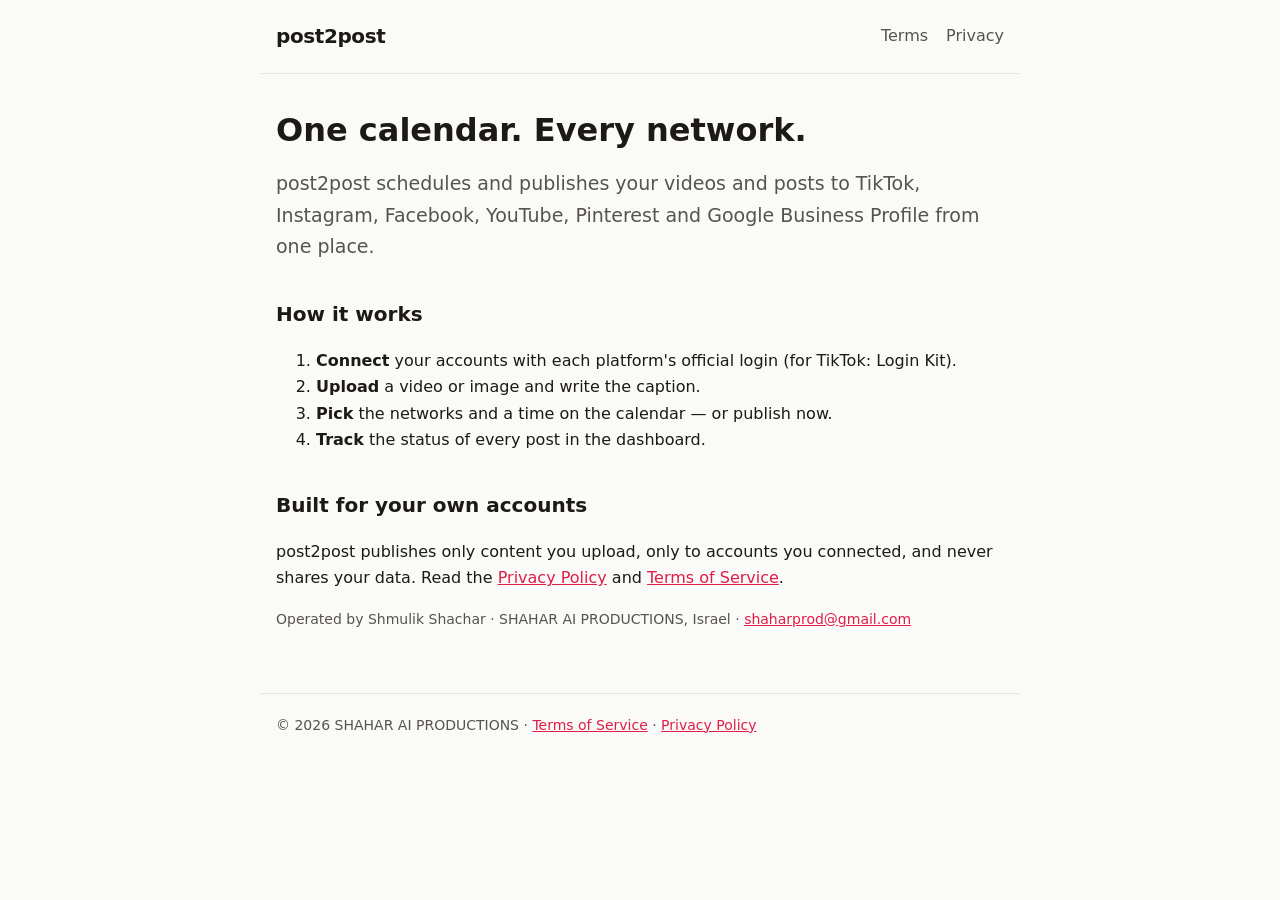
<file: index.html>
<!doctype html>
<html lang="en">
<head>
<meta charset="utf-8">
<meta name="viewport" content="width=device-width, initial-scale=1">
<title>post2post · Schedule and publish to every network</title>
<meta name="description" content="post2post schedules and publishes your videos and posts to TikTok, Instagram, Facebook, YouTube, Pinterest and Google Business Profile from one calendar.">
<link rel="stylesheet" href="style.css">
</head>
<body>
<header><a class="brand" href="index.html">post2post</a><nav><a href="terms.html">Terms</a><a href="privacy.html">Privacy</a></nav></header>
<main>
<h1>One calendar. Every network.</h1>
<p class="lead">post2post schedules and publishes your videos and posts to TikTok, Instagram, Facebook, YouTube, Pinterest and Google Business Profile from one place.</p>

<h2>How it works</h2>
<ol>
<li><strong>Connect</strong> your accounts with each platform's official login (for TikTok: Login Kit).</li>
<li><strong>Upload</strong> a video or image and write the caption.</li>
<li><strong>Pick</strong> the networks and a time on the calendar — or publish now.</li>
<li><strong>Track</strong> the status of every post in the dashboard.</li>
</ol>

<h2>Built for your own accounts</h2>
<p>post2post publishes only content you upload, only to accounts you connected, and never shares your data. Read the <a href="privacy.html">Privacy Policy</a> and <a href="terms.html">Terms of Service</a>.</p>

<p class="contact">Operated by Shmulik Shachar · SHAHAR AI PRODUCTIONS, Israel · <a href="mailto:shaharprod@gmail.com">shaharprod@gmail.com</a></p>
</main>
<footer>© 2026 SHAHAR AI PRODUCTIONS · <a href="terms.html">Terms of Service</a> · <a href="privacy.html">Privacy Policy</a></footer>
</body>
</html>
</file>
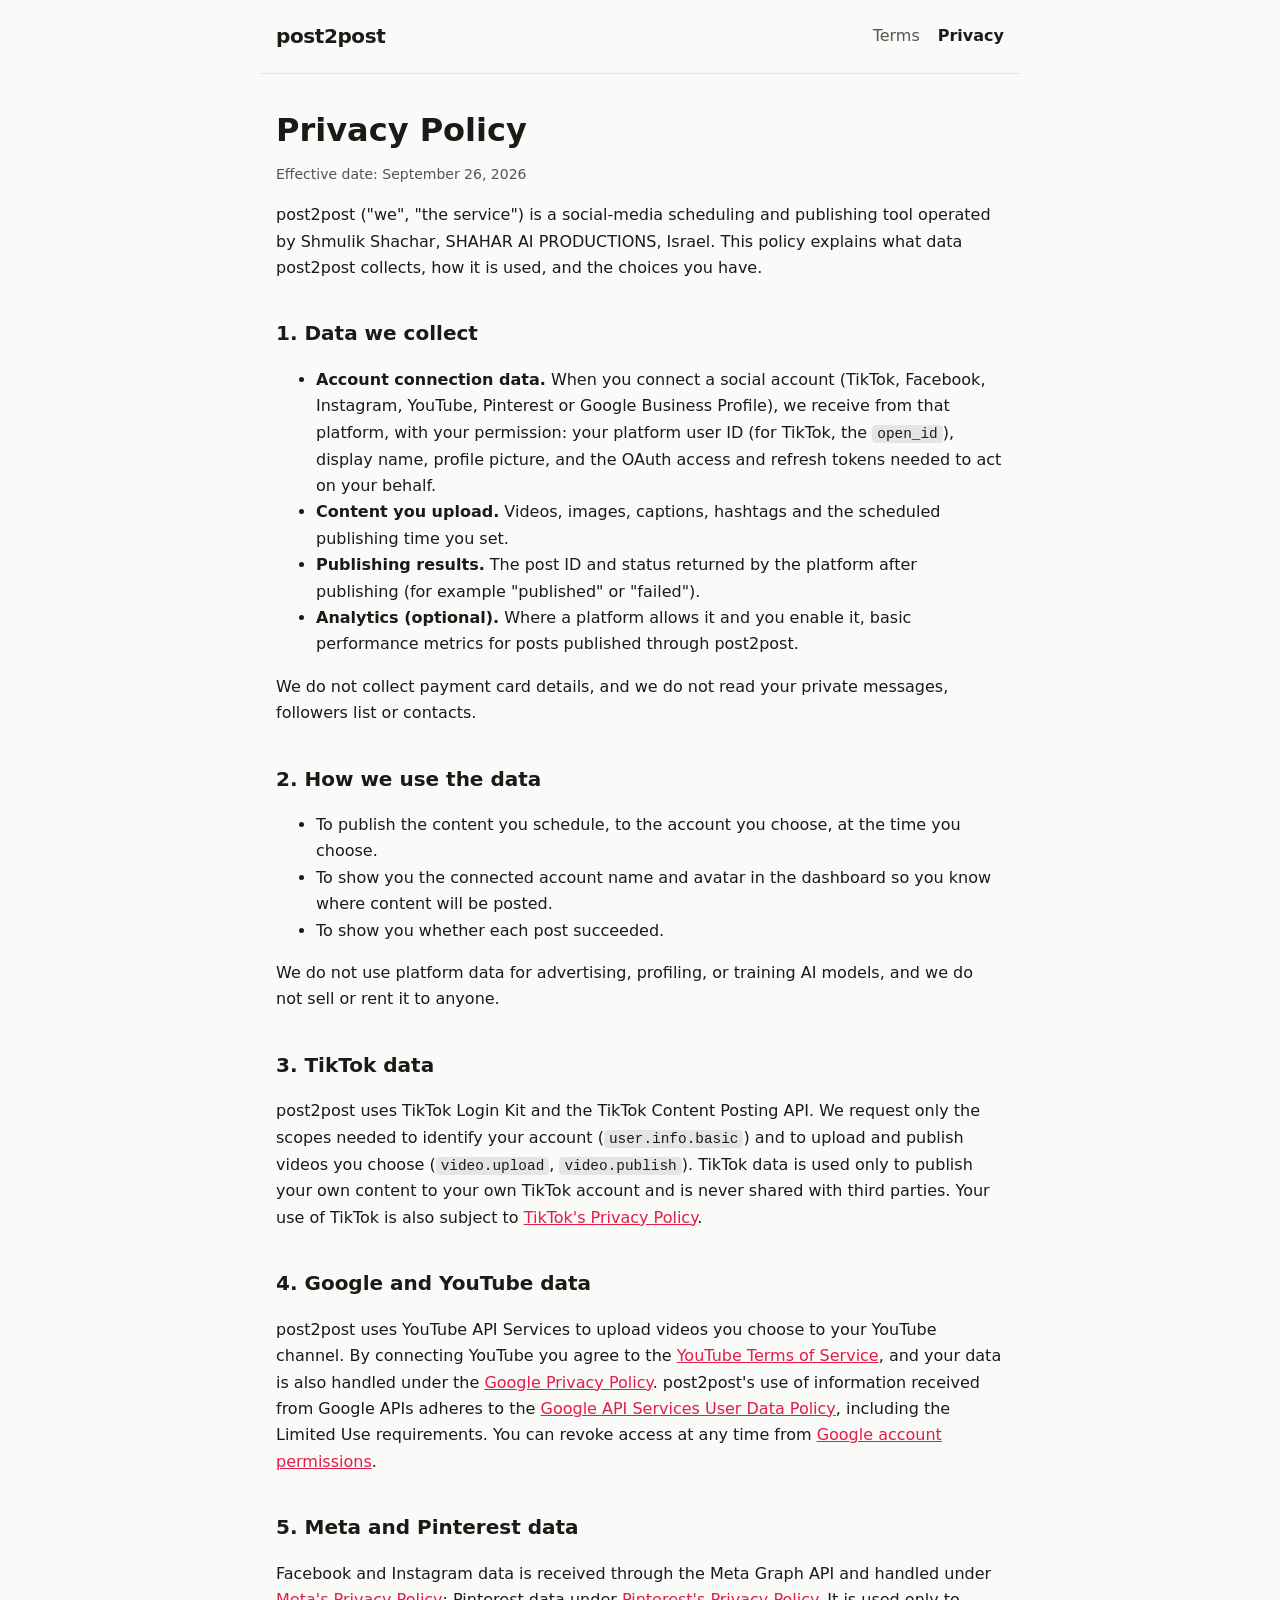
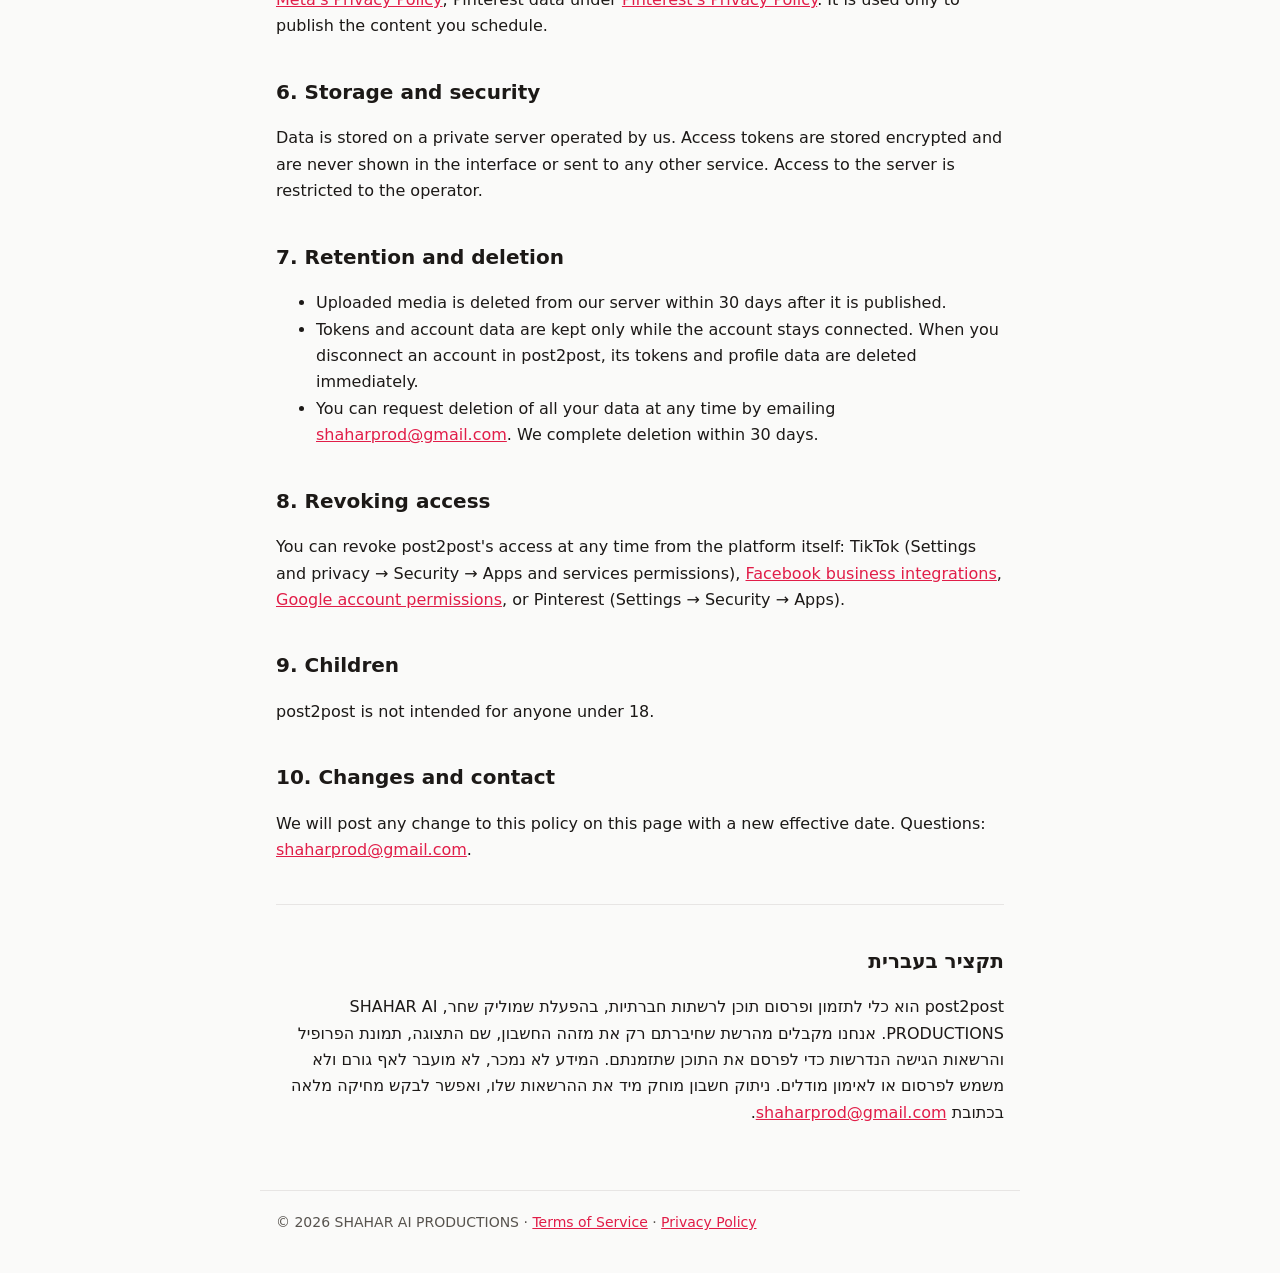
<file: privacy.html>
<!doctype html>
<html lang="en">
<head>
<meta charset="utf-8">
<meta name="viewport" content="width=device-width, initial-scale=1">
<title>post2post · Privacy Policy</title>
<link rel="stylesheet" href="style.css">
</head>
<body>
<header><a class="brand" href="index.html">post2post</a><nav><a href="terms.html">Terms</a><a href="privacy.html" aria-current="page">Privacy</a></nav></header>
<main>
<h1>Privacy Policy</h1>
<p class="meta">Effective date: September 26, 2026</p>

<p>post2post ("we", "the service") is a social-media scheduling and publishing tool operated by Shmulik Shachar, SHAHAR AI PRODUCTIONS, Israel. This policy explains what data post2post collects, how it is used, and the choices you have.</p>

<h2>1. Data we collect</h2>
<ul>
<li><strong>Account connection data.</strong> When you connect a social account (TikTok, Facebook, Instagram, YouTube, Pinterest or Google Business Profile), we receive from that platform, with your permission: your platform user ID (for TikTok, the <code>open_id</code>), display name, profile picture, and the OAuth access and refresh tokens needed to act on your behalf.</li>
<li><strong>Content you upload.</strong> Videos, images, captions, hashtags and the scheduled publishing time you set.</li>
<li><strong>Publishing results.</strong> The post ID and status returned by the platform after publishing (for example "published" or "failed").</li>
<li><strong>Analytics (optional).</strong> Where a platform allows it and you enable it, basic performance metrics for posts published through post2post.</li>
</ul>
<p>We do not collect payment card details, and we do not read your private messages, followers list or contacts.</p>

<h2>2. How we use the data</h2>
<ul>
<li>To publish the content you schedule, to the account you choose, at the time you choose.</li>
<li>To show you the connected account name and avatar in the dashboard so you know where content will be posted.</li>
<li>To show you whether each post succeeded.</li>
</ul>
<p>We do not use platform data for advertising, profiling, or training AI models, and we do not sell or rent it to anyone.</p>

<h2>3. TikTok data</h2>
<p>post2post uses TikTok Login Kit and the TikTok Content Posting API. We request only the scopes needed to identify your account (<code>user.info.basic</code>) and to upload and publish videos you choose (<code>video.upload</code>, <code>video.publish</code>). TikTok data is used only to publish your own content to your own TikTok account and is never shared with third parties. Your use of TikTok is also subject to <a href="https://www.tiktok.com/legal/privacy-policy">TikTok's Privacy Policy</a>.</p>

<h2>4. Google and YouTube data</h2>
<p>post2post uses YouTube API Services to upload videos you choose to your YouTube channel. By connecting YouTube you agree to the <a href="https://www.youtube.com/t/terms">YouTube Terms of Service</a>, and your data is also handled under the <a href="https://policies.google.com/privacy">Google Privacy Policy</a>. post2post's use of information received from Google APIs adheres to the <a href="https://developers.google.com/terms/api-services-user-data-policy">Google API Services User Data Policy</a>, including the Limited Use requirements. You can revoke access at any time from <a href="https://myaccount.google.com/permissions">Google account permissions</a>.</p>

<h2>5. Meta and Pinterest data</h2>
<p>Facebook and Instagram data is received through the Meta Graph API and handled under <a href="https://www.facebook.com/privacy/policy/">Meta's Privacy Policy</a>; Pinterest data under <a href="https://policy.pinterest.com/privacy-policy">Pinterest's Privacy Policy</a>. It is used only to publish the content you schedule.</p>

<h2>6. Storage and security</h2>
<p>Data is stored on a private server operated by us. Access tokens are stored encrypted and are never shown in the interface or sent to any other service. Access to the server is restricted to the operator.</p>

<h2>7. Retention and deletion</h2>
<ul>
<li>Uploaded media is deleted from our server within 30 days after it is published.</li>
<li>Tokens and account data are kept only while the account stays connected. When you disconnect an account in post2post, its tokens and profile data are deleted immediately.</li>
<li>You can request deletion of all your data at any time by emailing <a href="mailto:shaharprod@gmail.com?subject=post2post%20data%20deletion">shaharprod@gmail.com</a>. We complete deletion within 30 days.</li>
</ul>

<h2>8. Revoking access</h2>
<p>You can revoke post2post's access at any time from the platform itself: TikTok (Settings and privacy → Security → Apps and services permissions), <a href="https://www.facebook.com/settings?tab=business_tools">Facebook business integrations</a>, <a href="https://myaccount.google.com/permissions">Google account permissions</a>, or Pinterest (Settings → Security → Apps).</p>

<h2>9. Children</h2>
<p>post2post is not intended for anyone under 18.</p>

<h2>10. Changes and contact</h2>
<p>We will post any change to this policy on this page with a new effective date. Questions: <a href="mailto:shaharprod@gmail.com">shaharprod@gmail.com</a>.</p>

<hr>
<section lang="he" dir="rtl">
<h2>תקציר בעברית</h2>
<p>post2post הוא כלי לתזמון ופרסום תוכן לרשתות חברתיות, בהפעלת שמוליק שחר, SHAHAR AI PRODUCTIONS. אנחנו מקבלים מהרשת שחיברתם רק את מזהה החשבון, שם התצוגה, תמונת הפרופיל והרשאות הגישה הנדרשות כדי לפרסם את התוכן שתזמנתם. המידע לא נמכר, לא מועבר לאף גורם ולא משמש לפרסום או לאימון מודלים. ניתוק חשבון מוחק מיד את ההרשאות שלו, ואפשר לבקש מחיקה מלאה בכתובת <a href="mailto:shaharprod@gmail.com">shaharprod@gmail.com</a>.</p>
</section>
</main>
<footer>© 2026 SHAHAR AI PRODUCTIONS · <a href="terms.html">Terms of Service</a> · <a href="privacy.html">Privacy Policy</a></footer>
</body>
</html>
</file>
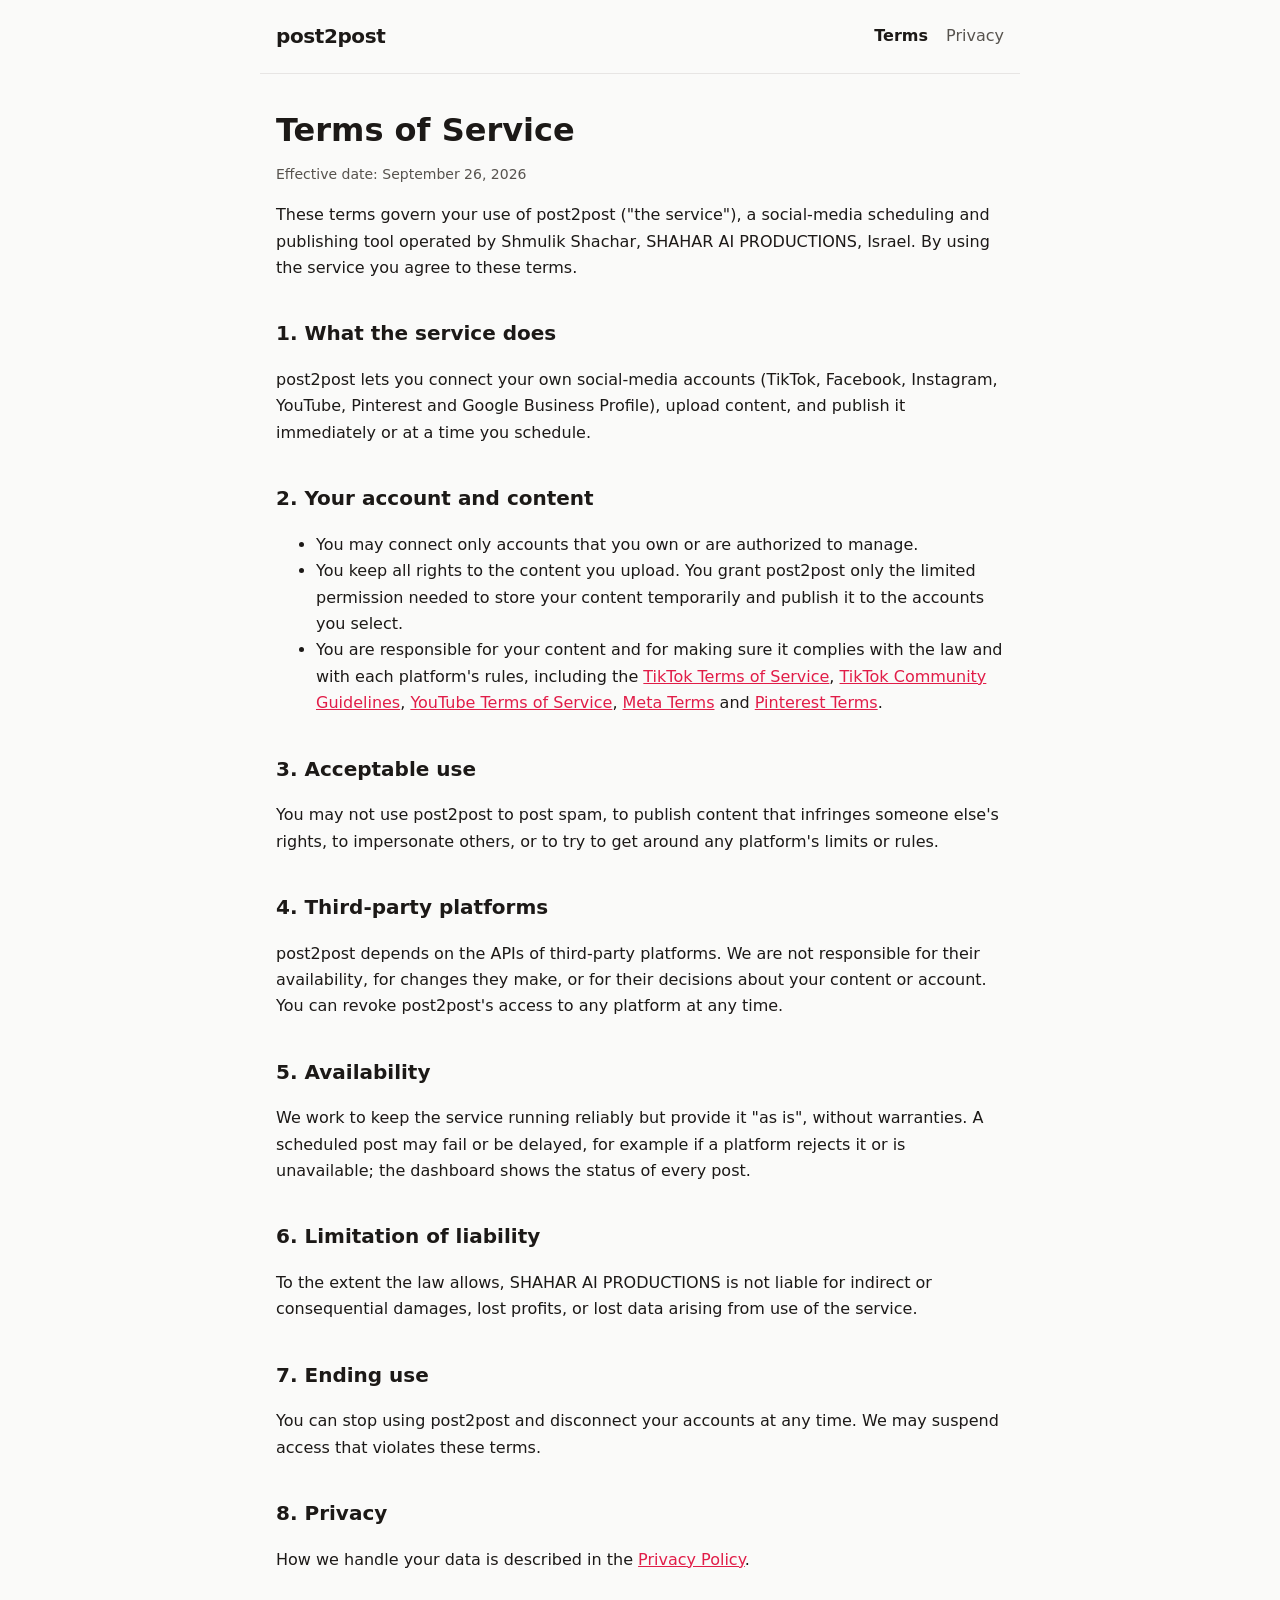
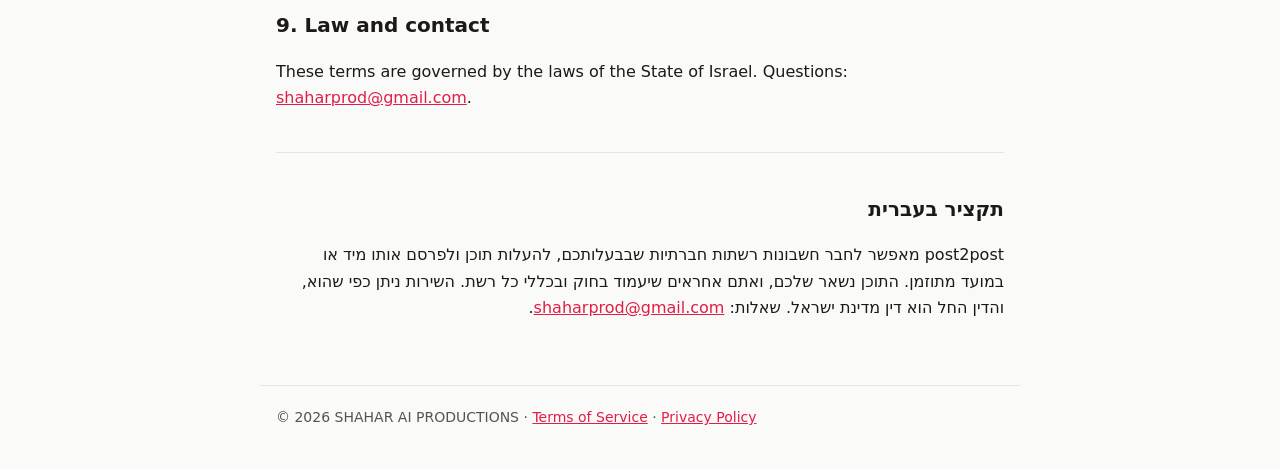
<file: terms.html>
<!doctype html>
<html lang="en">
<head>
<meta charset="utf-8">
<meta name="viewport" content="width=device-width, initial-scale=1">
<title>post2post · Terms of Service</title>
<link rel="stylesheet" href="style.css">
</head>
<body>
<header><a class="brand" href="index.html">post2post</a><nav><a href="terms.html" aria-current="page">Terms</a><a href="privacy.html">Privacy</a></nav></header>
<main>
<h1>Terms of Service</h1>
<p class="meta">Effective date: September 26, 2026</p>

<p>These terms govern your use of post2post ("the service"), a social-media scheduling and publishing tool operated by Shmulik Shachar, SHAHAR AI PRODUCTIONS, Israel. By using the service you agree to these terms.</p>

<h2>1. What the service does</h2>
<p>post2post lets you connect your own social-media accounts (TikTok, Facebook, Instagram, YouTube, Pinterest and Google Business Profile), upload content, and publish it immediately or at a time you schedule.</p>

<h2>2. Your account and content</h2>
<ul>
<li>You may connect only accounts that you own or are authorized to manage.</li>
<li>You keep all rights to the content you upload. You grant post2post only the limited permission needed to store your content temporarily and publish it to the accounts you select.</li>
<li>You are responsible for your content and for making sure it complies with the law and with each platform's rules, including the <a href="https://www.tiktok.com/legal/terms-of-service">TikTok Terms of Service</a>, <a href="https://www.tiktok.com/community-guidelines">TikTok Community Guidelines</a>, <a href="https://www.youtube.com/t/terms">YouTube Terms of Service</a>, <a href="https://www.facebook.com/terms.php">Meta Terms</a> and <a href="https://policy.pinterest.com/terms-of-service">Pinterest Terms</a>.</li>
</ul>

<h2>3. Acceptable use</h2>
<p>You may not use post2post to post spam, to publish content that infringes someone else's rights, to impersonate others, or to try to get around any platform's limits or rules.</p>

<h2>4. Third-party platforms</h2>
<p>post2post depends on the APIs of third-party platforms. We are not responsible for their availability, for changes they make, or for their decisions about your content or account. You can revoke post2post's access to any platform at any time.</p>

<h2>5. Availability</h2>
<p>We work to keep the service running reliably but provide it "as is", without warranties. A scheduled post may fail or be delayed, for example if a platform rejects it or is unavailable; the dashboard shows the status of every post.</p>

<h2>6. Limitation of liability</h2>
<p>To the extent the law allows, SHAHAR AI PRODUCTIONS is not liable for indirect or consequential damages, lost profits, or lost data arising from use of the service.</p>

<h2>7. Ending use</h2>
<p>You can stop using post2post and disconnect your accounts at any time. We may suspend access that violates these terms.</p>

<h2>8. Privacy</h2>
<p>How we handle your data is described in the <a href="privacy.html">Privacy Policy</a>.</p>

<h2>9. Law and contact</h2>
<p>These terms are governed by the laws of the State of Israel. Questions: <a href="mailto:shaharprod@gmail.com">shaharprod@gmail.com</a>.</p>

<hr>
<section lang="he" dir="rtl">
<h2>תקציר בעברית</h2>
<p>post2post מאפשר לחבר חשבונות רשתות חברתיות שבבעלותכם, להעלות תוכן ולפרסם אותו מיד או במועד מתוזמן. התוכן נשאר שלכם, ואתם אחראים שיעמוד בחוק ובכללי כל רשת. השירות ניתן כפי שהוא, והדין החל הוא דין מדינת ישראל. שאלות: <a href="mailto:shaharprod@gmail.com">shaharprod@gmail.com</a>.</p>
</section>
</main>
<footer>© 2026 SHAHAR AI PRODUCTIONS · <a href="terms.html">Terms of Service</a> · <a href="privacy.html">Privacy Policy</a></footer>
</body>
</html>
</file>
<file: style.css>
:root{--bg:#fafaf9;--fg:#1c1917;--muted:#57534e;--line:#e7e5e4;--accent:#e11d48}
@media (prefers-color-scheme:dark){:root{--bg:#18181b;--fg:#f4f4f5;--muted:#a1a1aa;--line:#3f3f46;--accent:#fb7185}}
*{box-sizing:border-box}
body{margin:0;background:var(--bg);color:var(--fg);font:16px/1.65 system-ui,-apple-system,"Segoe UI",Arial,sans-serif}
header{display:flex;justify-content:space-between;align-items:center;max-width:760px;margin:0 auto;padding:20px 16px;border-bottom:1px solid var(--line)}
.brand{font-weight:800;font-size:20px;color:var(--fg);text-decoration:none;letter-spacing:-.02em}
nav a{margin-left:18px;color:var(--muted);text-decoration:none}
nav a[aria-current]{color:var(--fg);font-weight:600}
main{max-width:760px;margin:0 auto;padding:24px 16px 48px}
h1{font-size:32px;line-height:1.2;margin:.4em 0}
h2{font-size:20px;margin-top:1.8em}
a{color:var(--accent)}
.meta,.contact{color:var(--muted);font-size:14px}
.lead{font-size:19px;color:var(--muted)}
code{background:var(--line);padding:1px 5px;border-radius:4px;font-size:.9em}
hr{border:0;border-top:1px solid var(--line);margin:40px 0}
footer{max-width:760px;margin:0 auto;padding:20px 16px 40px;color:var(--muted);font-size:14px;border-top:1px solid var(--line)}
</file>
